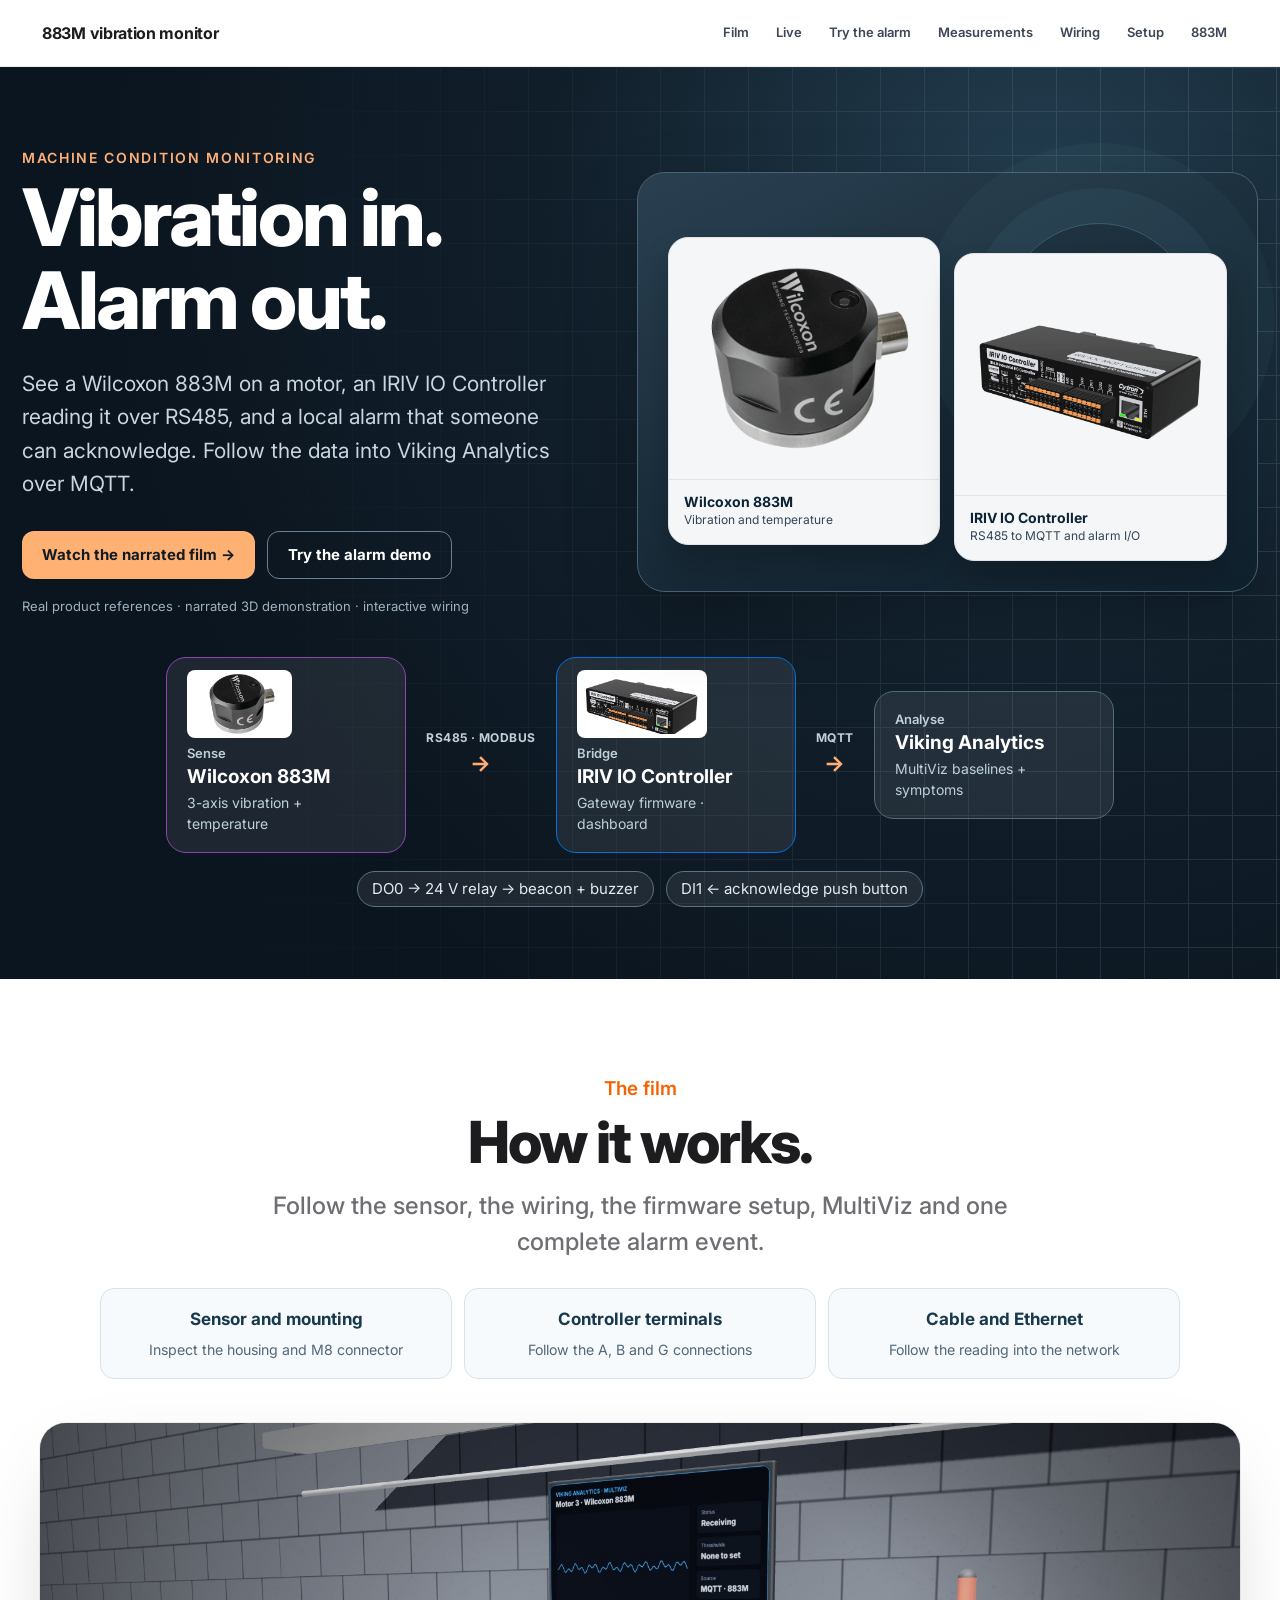
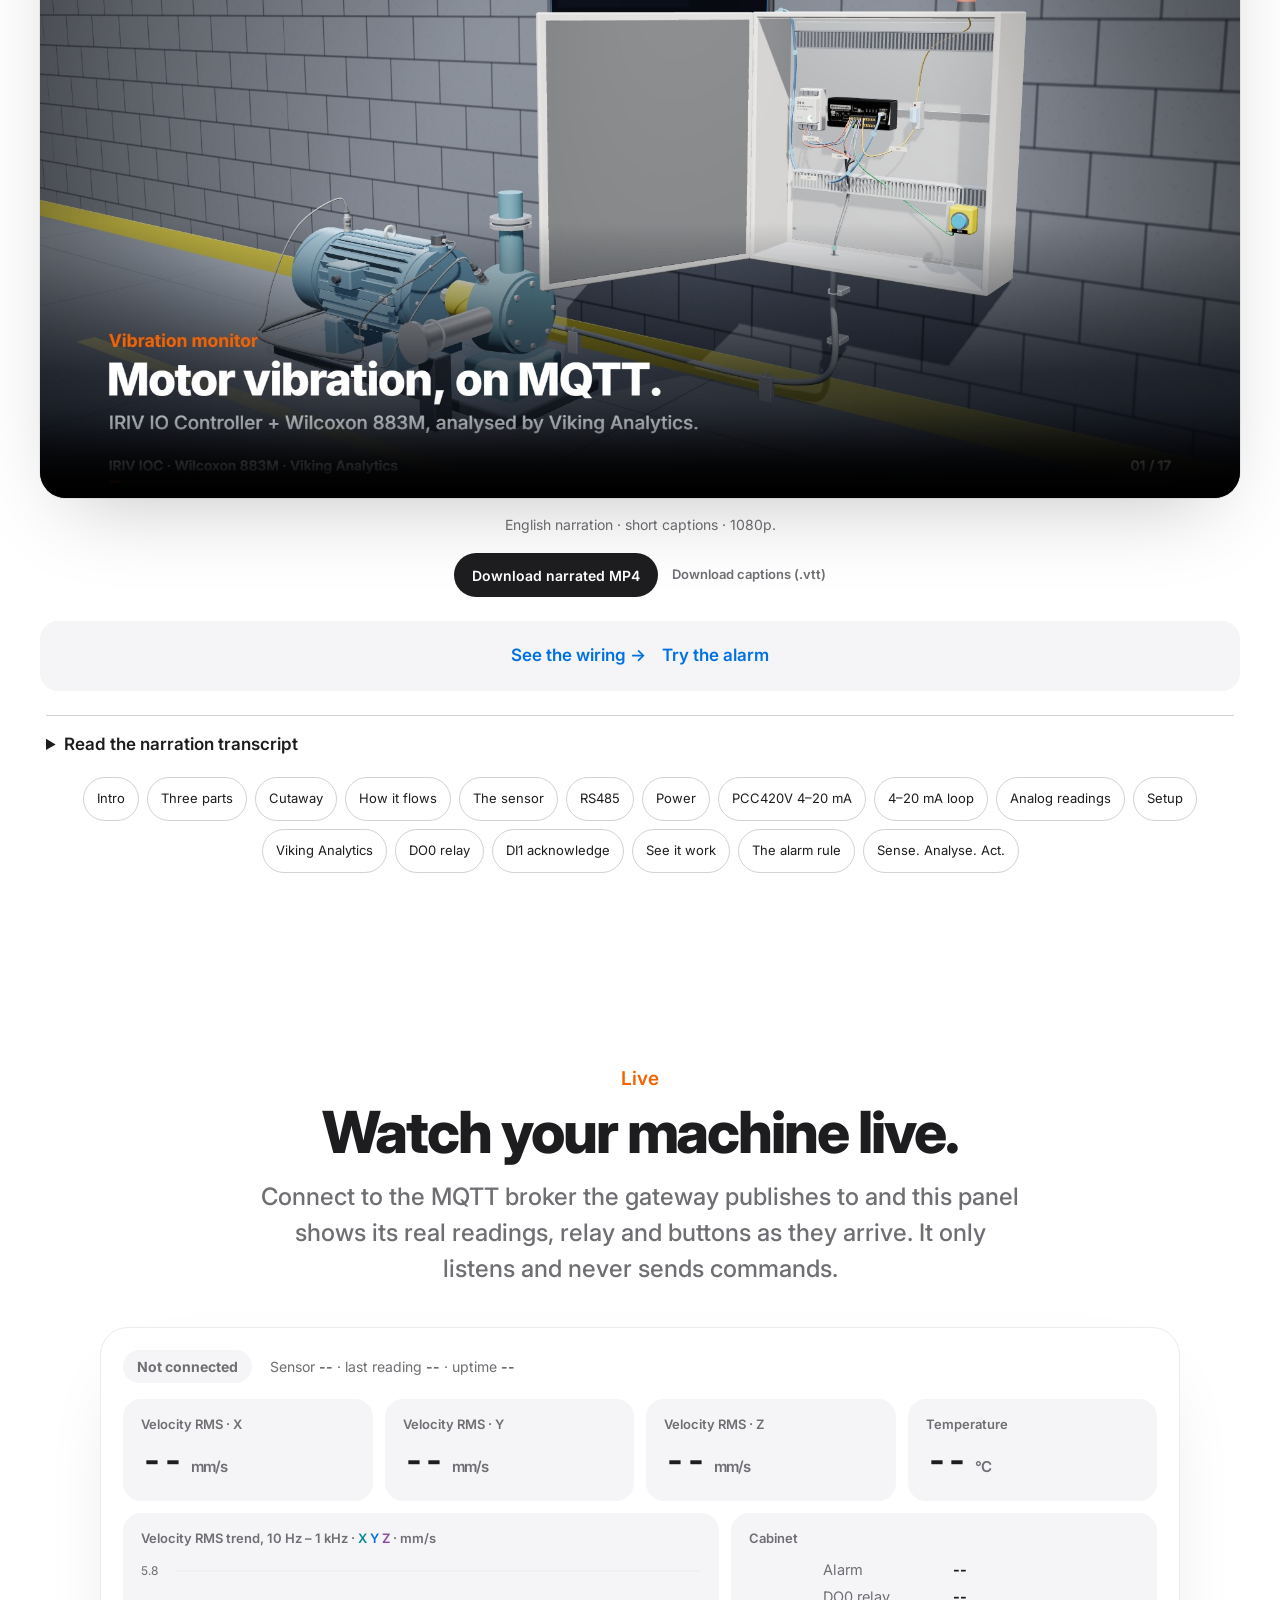
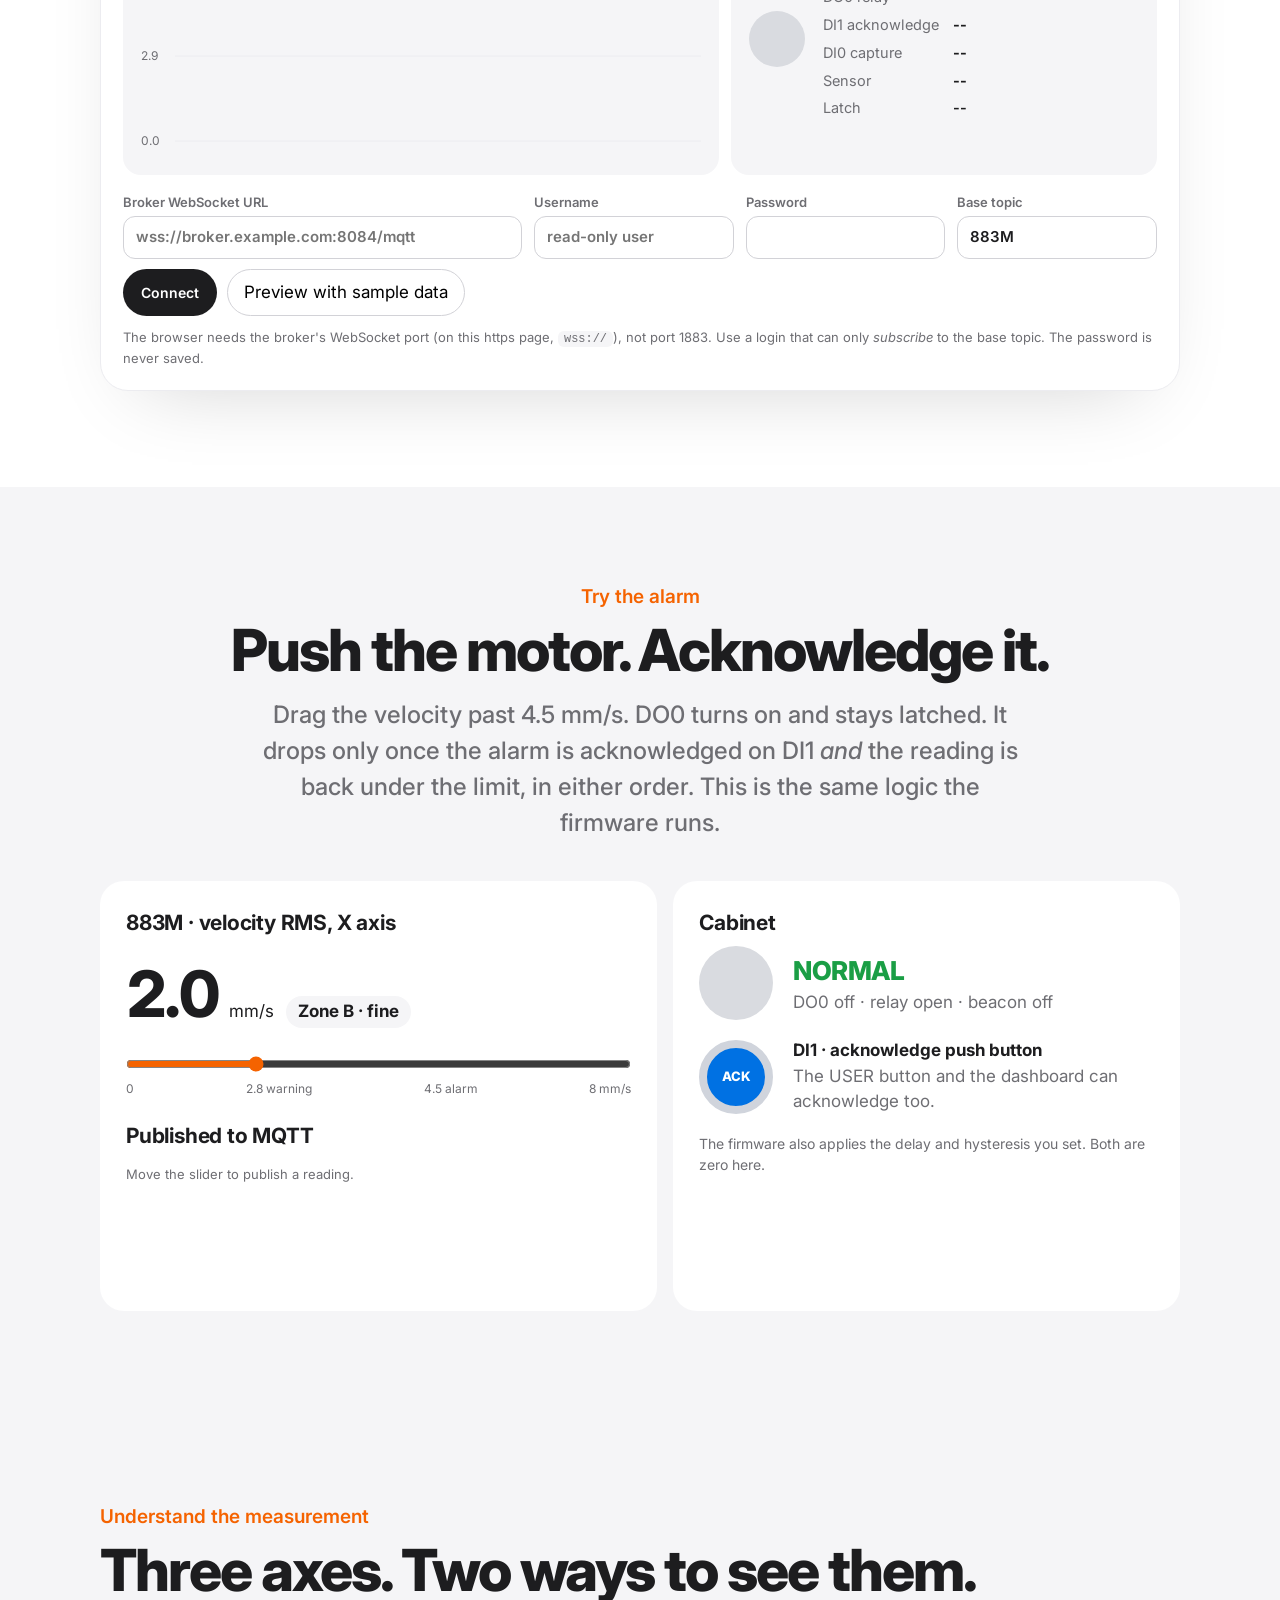
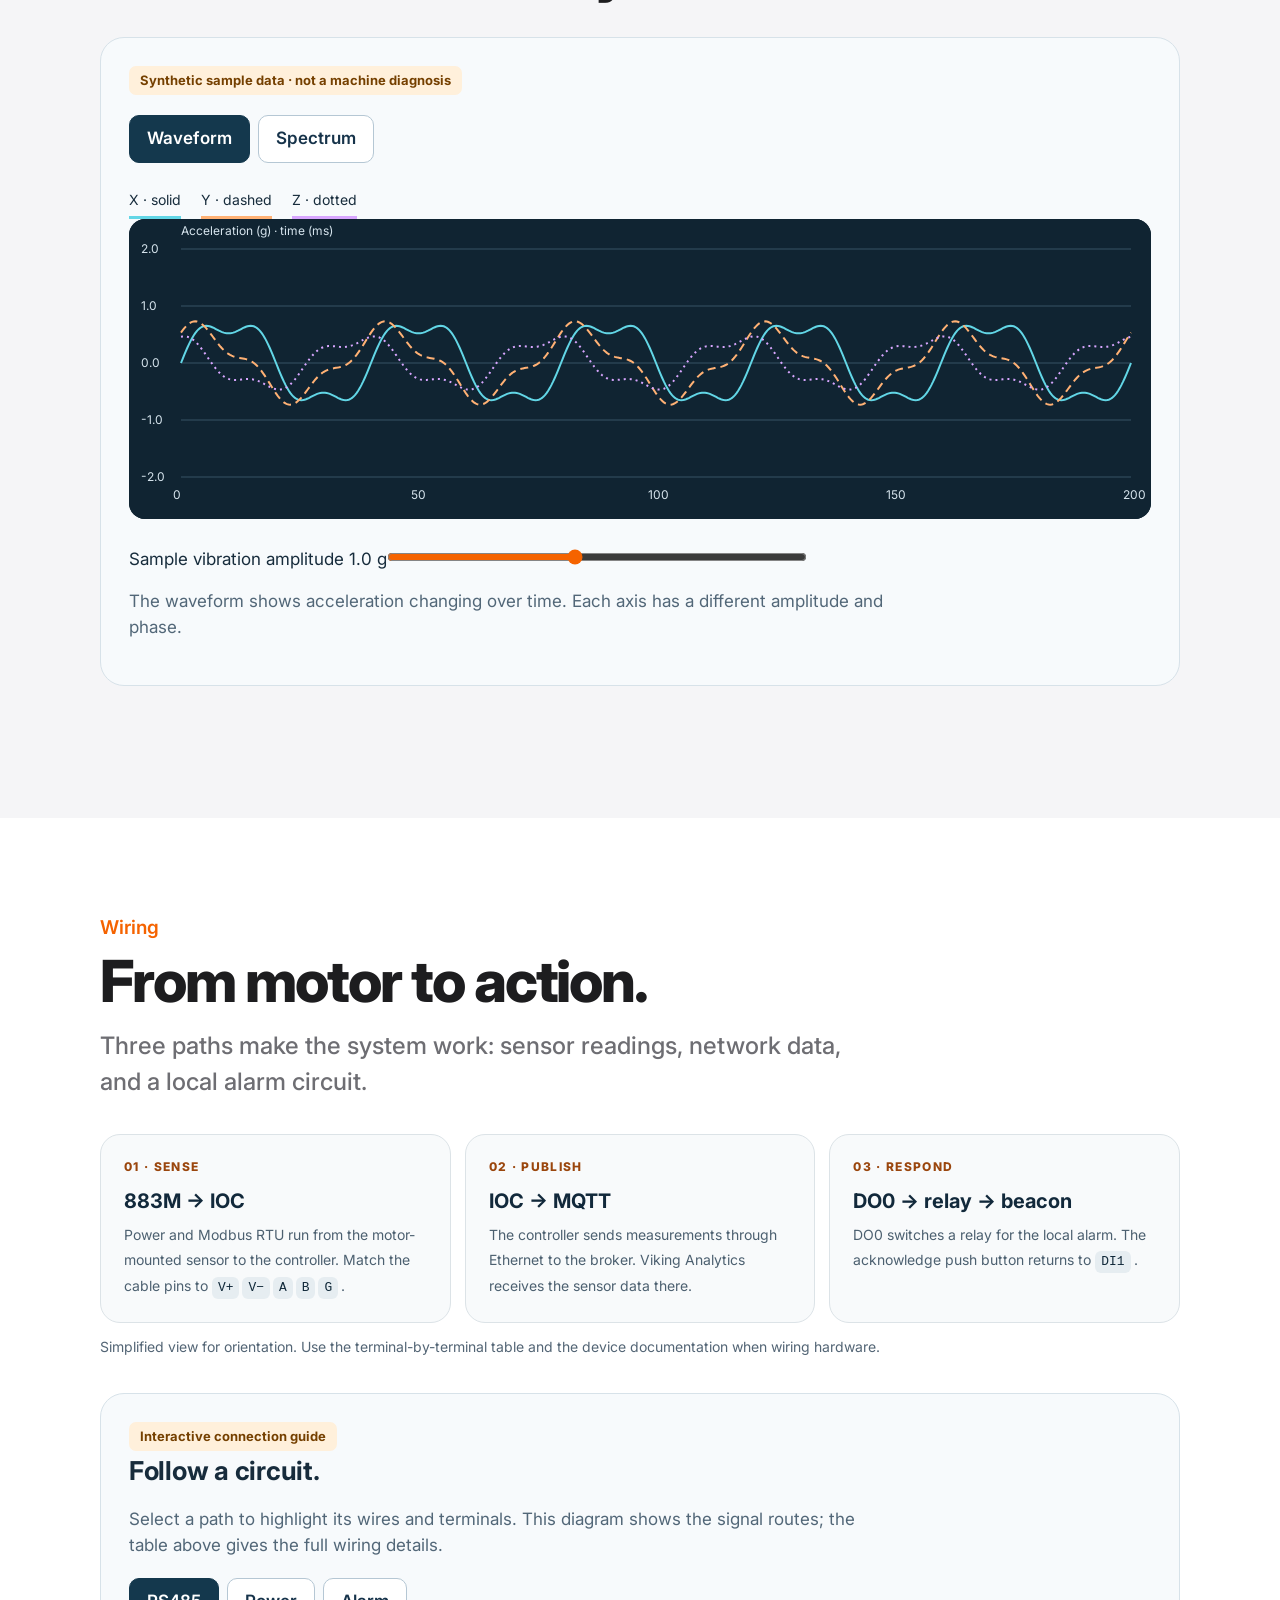
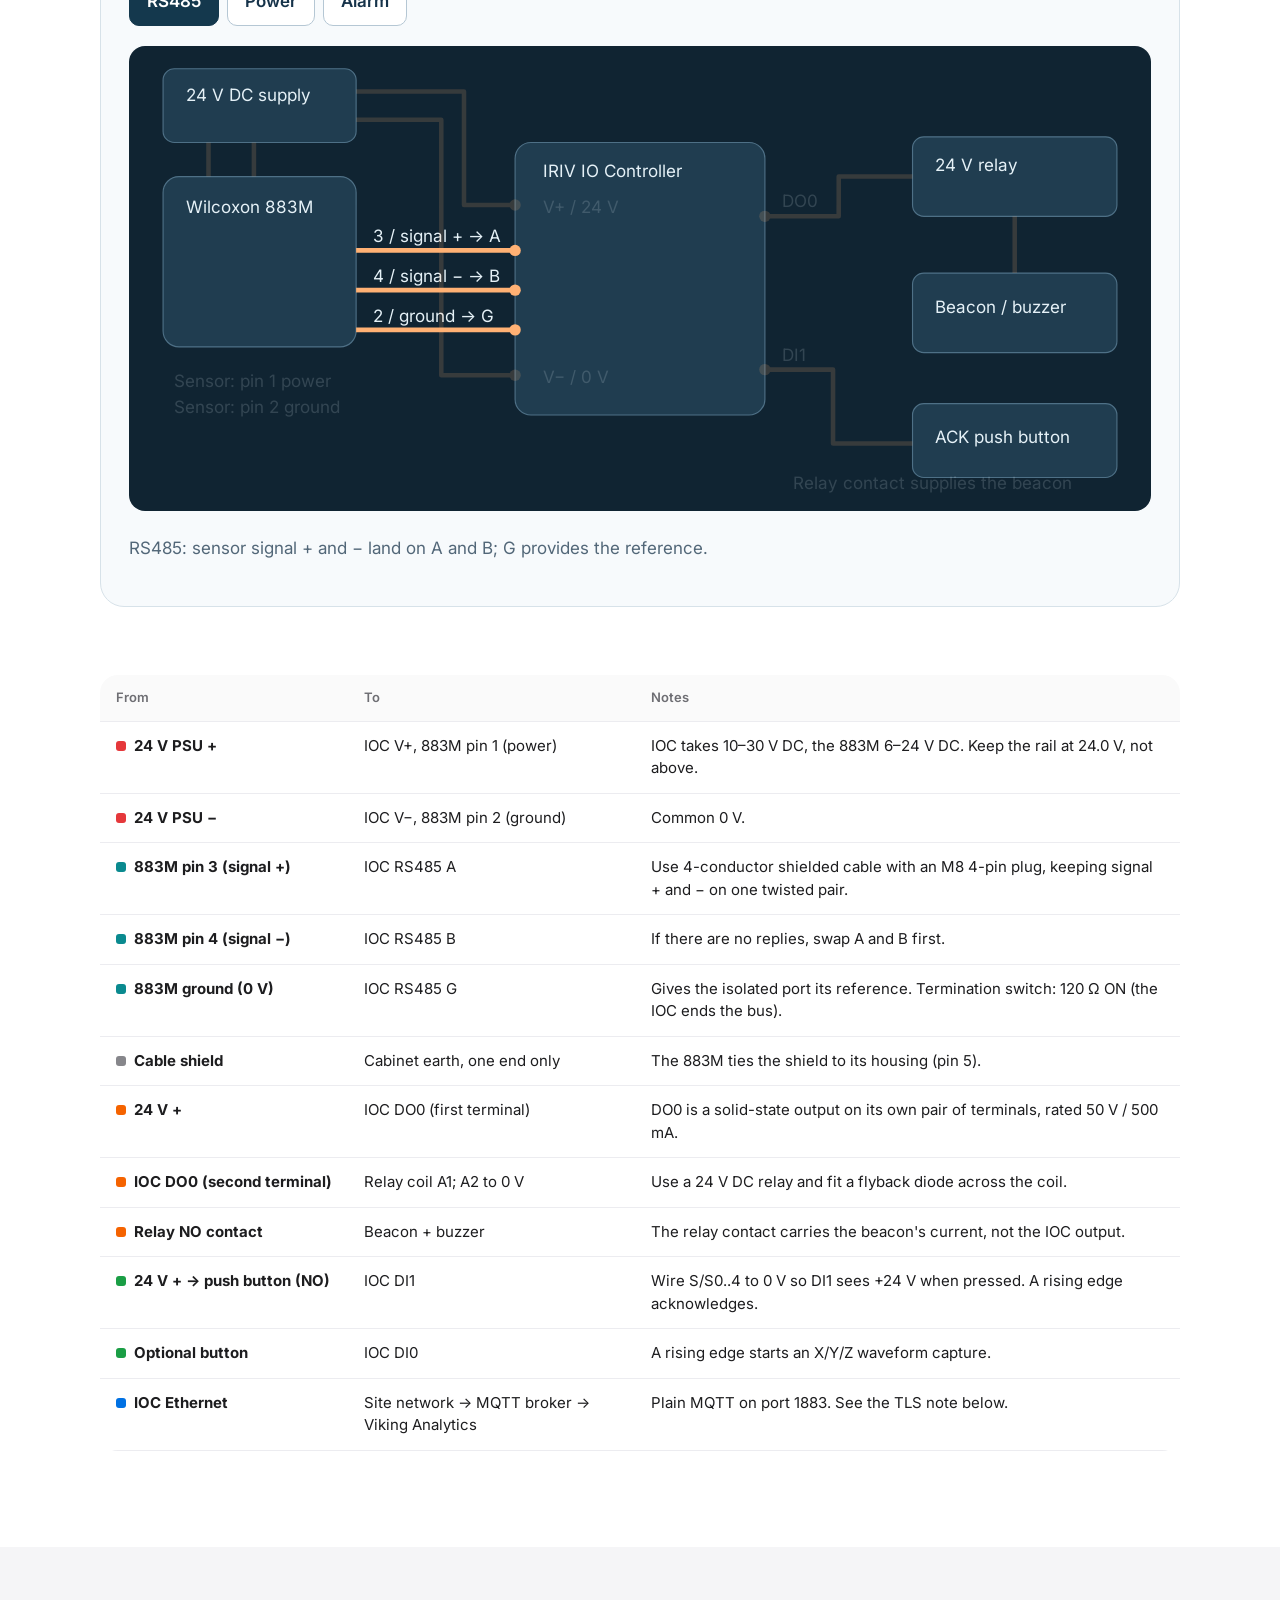
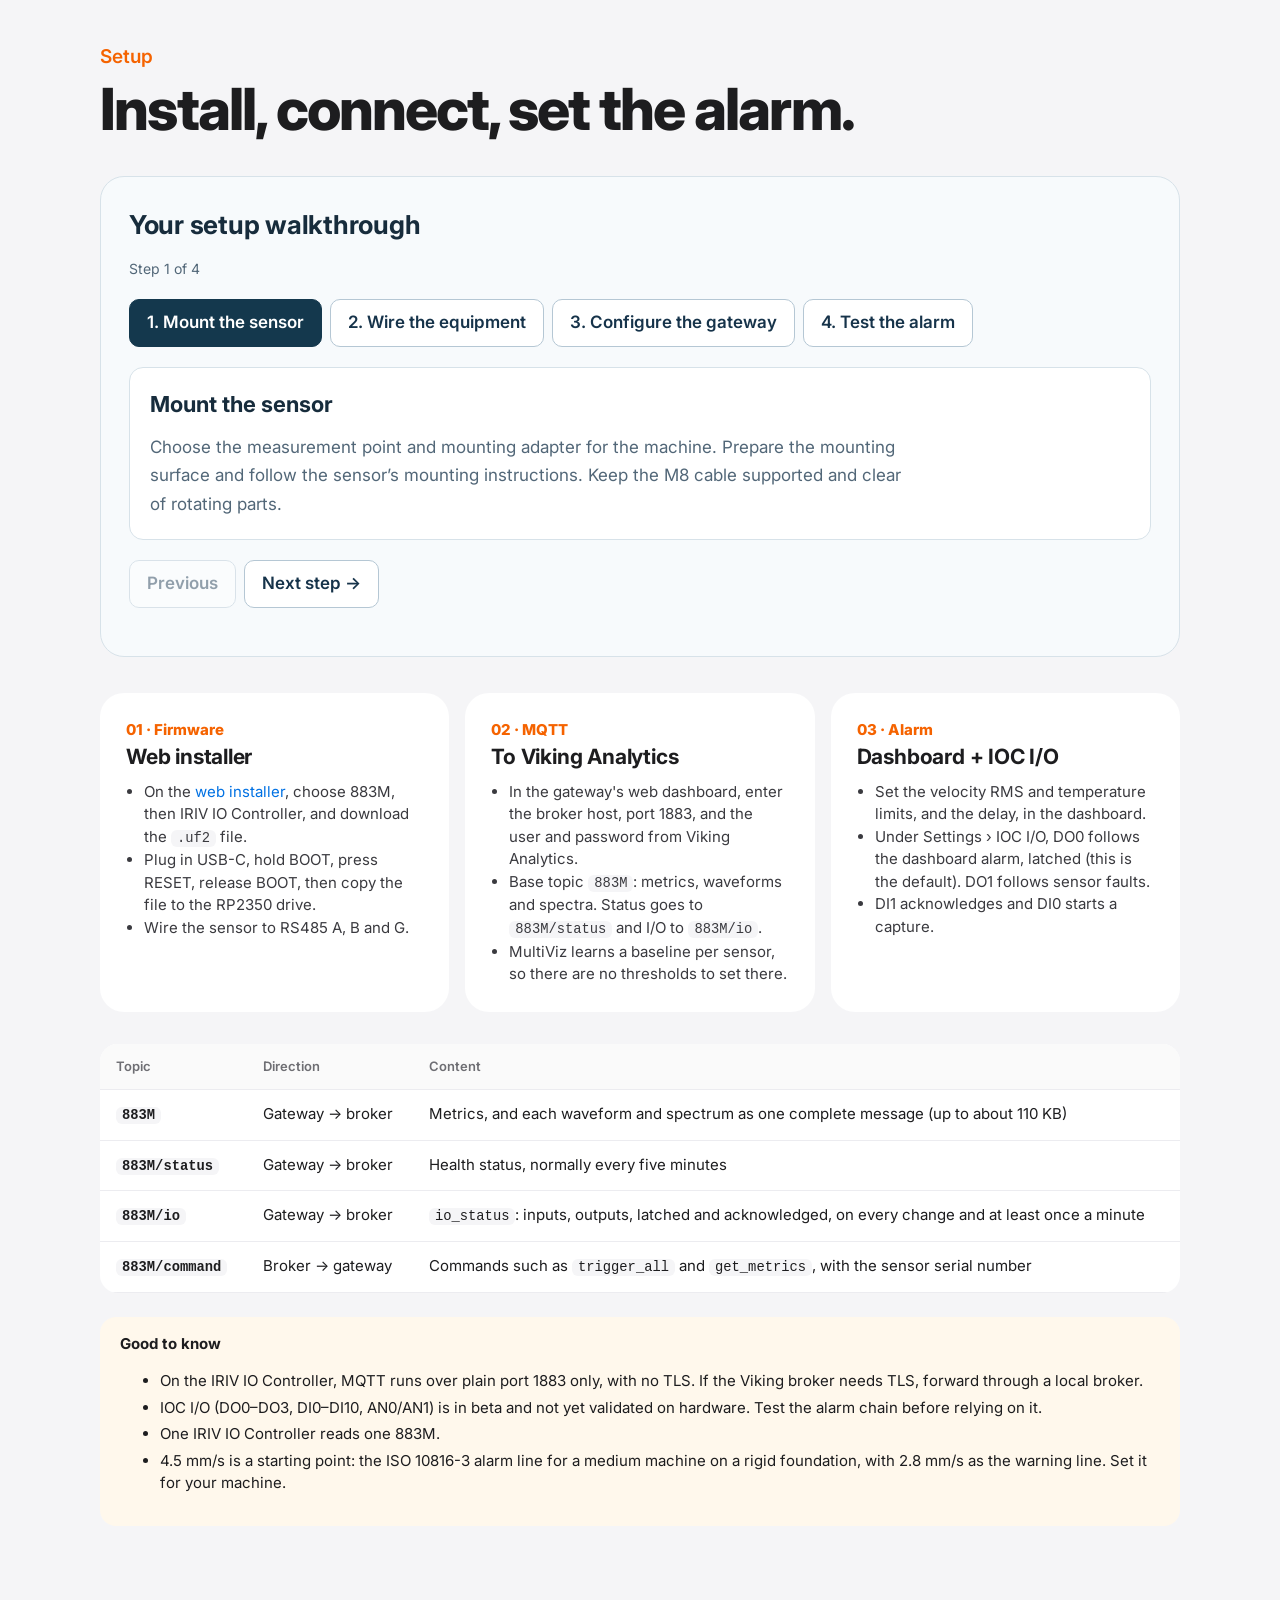
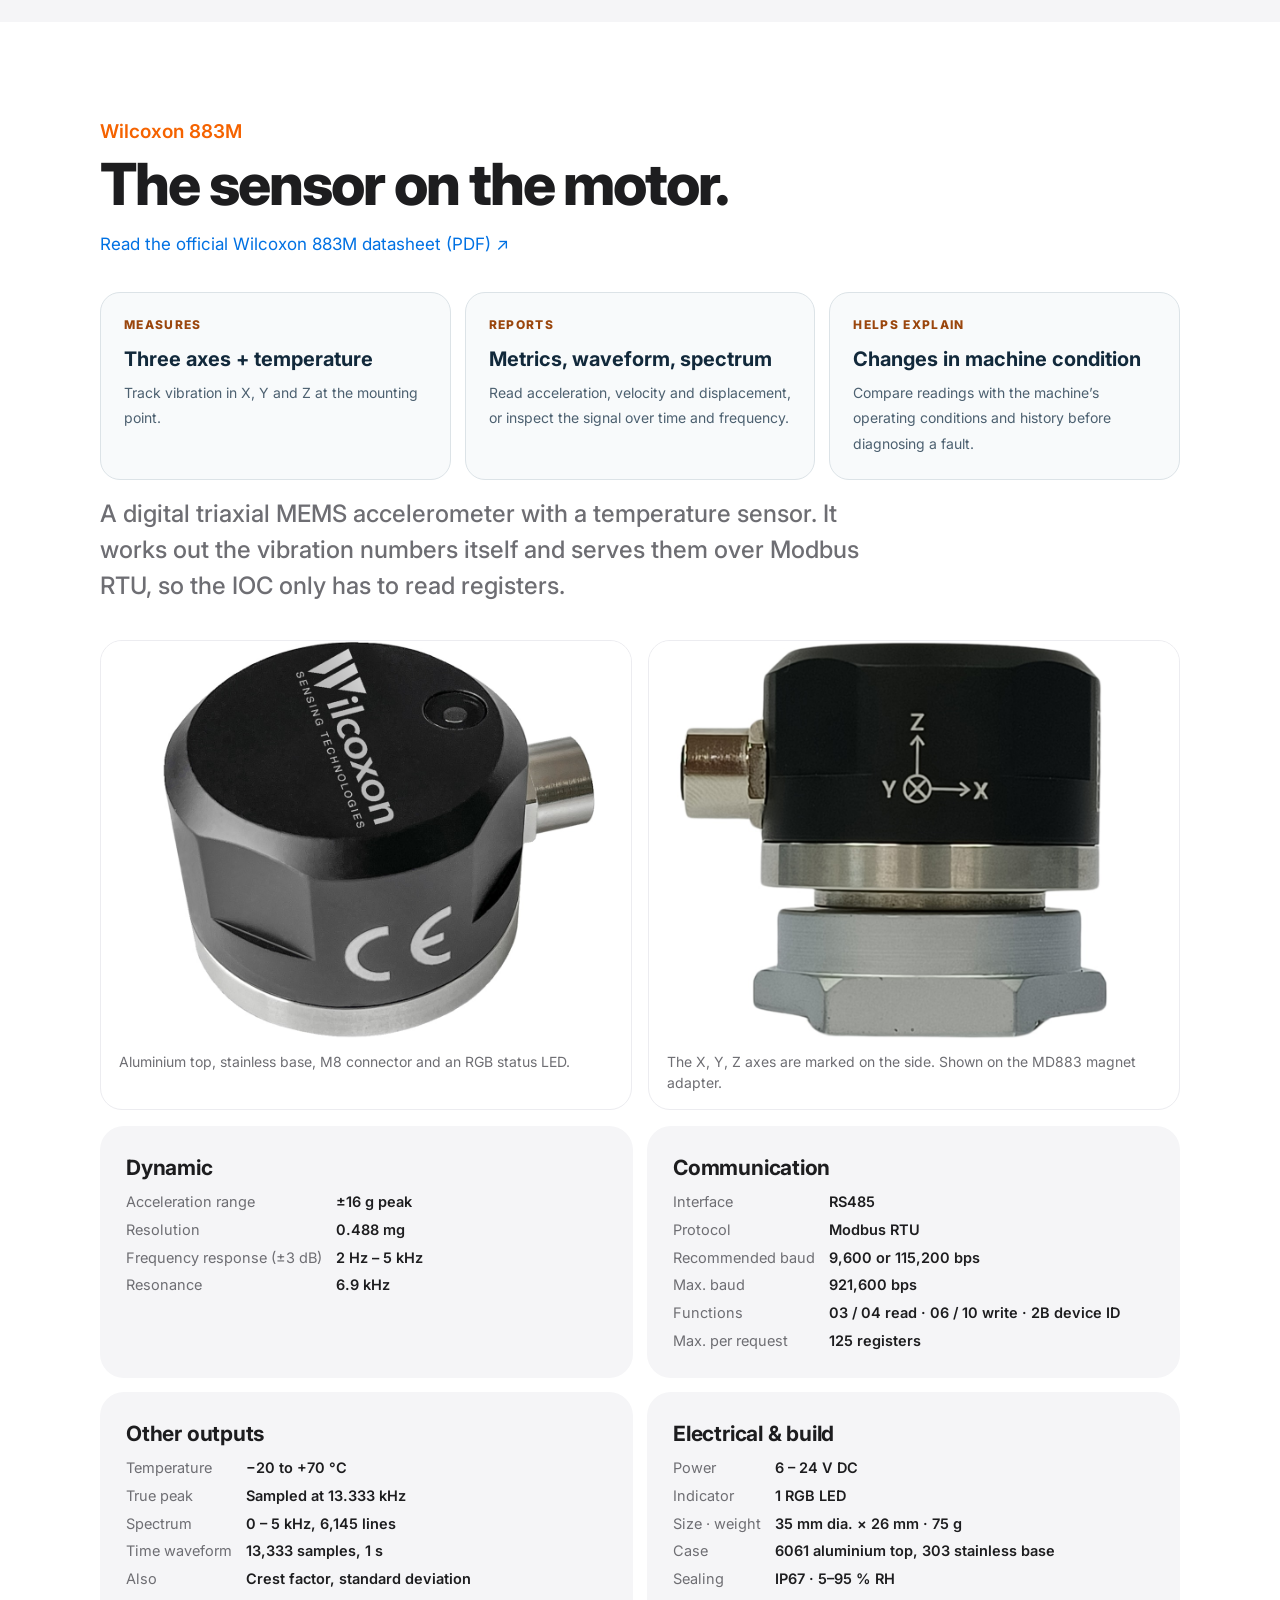
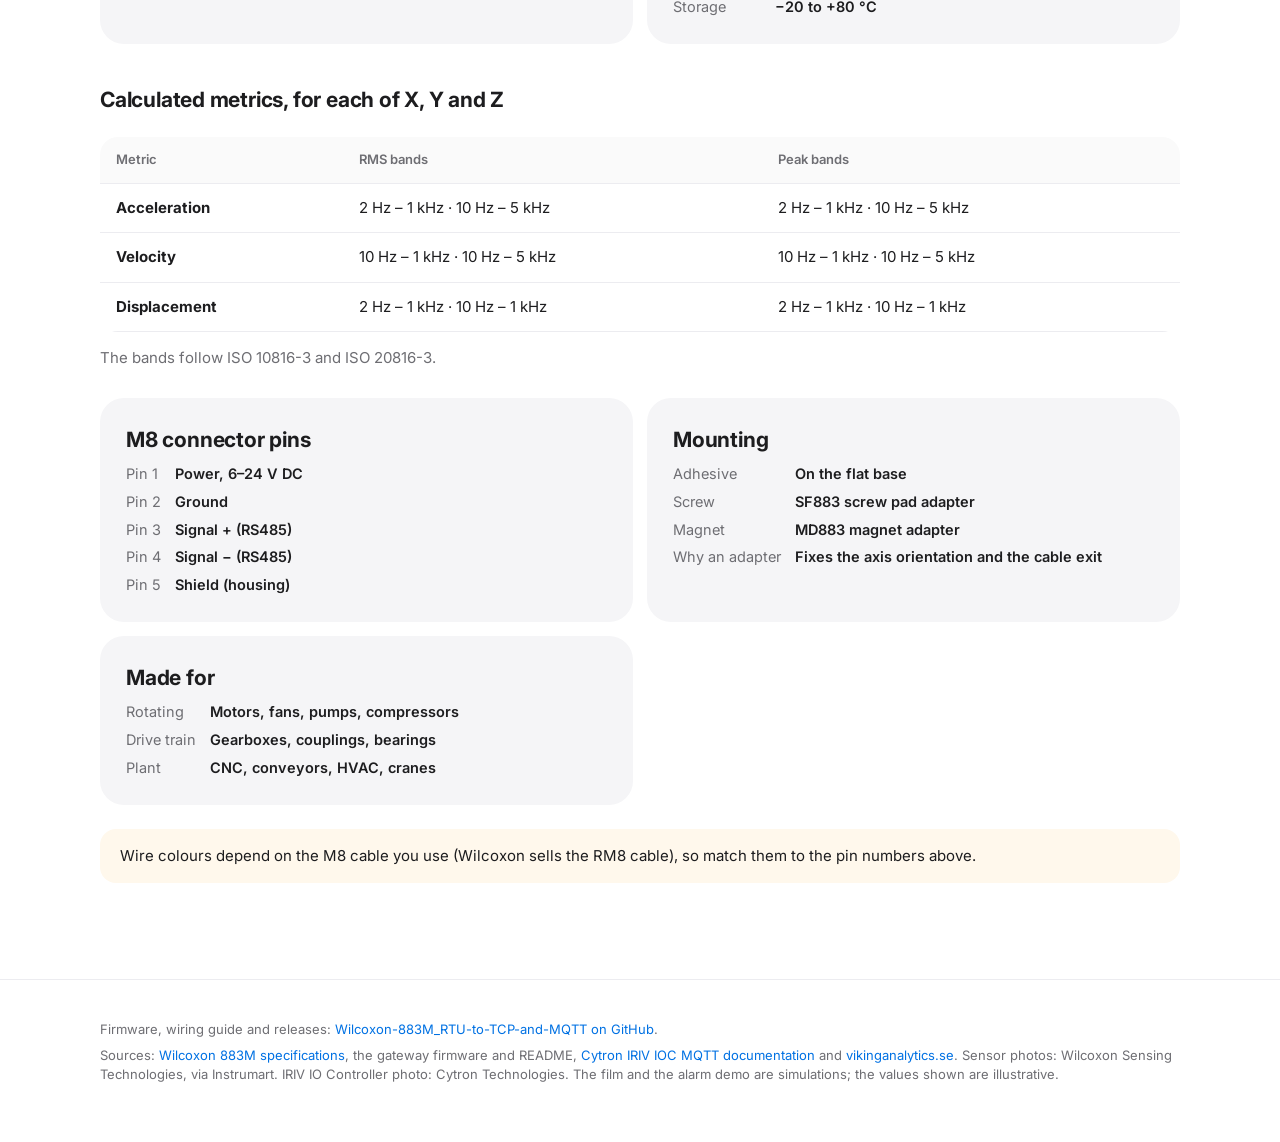
<file: showcase/index.html>
<!doctype html>
<html lang="en">
<head>
<meta charset="utf-8">
<meta name="viewport" content="width=device-width, initial-scale=1">
<title>883M Vibration Monitor</title>
<meta name="description" content="A Wilcoxon 883M vibration sensor on an IRIV IO Controller running the Wilcoxon gateway firmware: readings to Viking Analytics over MQTT, a latched alarm relay on DO0 and an acknowledge button on DI1.">
<link rel="preconnect" href="https://fonts.googleapis.com">
<link rel="preconnect" href="https://fonts.gstatic.com" crossorigin>
<link href="https://fonts.googleapis.com/css2?family=Inter:wght@400;500;600;700;800&display=swap" rel="stylesheet">
<style>
  :root { --ink: #1d1d1f; --muted: #6e6e73; --line: #d2d2d7; --soft: #f5f5f7; --accent: #f56300; --blue: #0071e3; --red: #e5383b; --green: #1a9e45; --bg: #fff; }
  * { box-sizing: border-box; }
  html { scroll-behavior: smooth; }
  body { margin: 0; background: var(--bg); color: var(--ink); font: 17px/1.5 Inter, -apple-system, "Segoe UI", system-ui, sans-serif; -webkit-font-smoothing: antialiased; }
  a { color: var(--blue); text-decoration: none; } a:hover { text-decoration: underline; }
  button { font: inherit; }
  nav { position: sticky; top: 0; z-index: 10; background: rgba(255,255,255,.75); backdrop-filter: saturate(180%) blur(20px); -webkit-backdrop-filter: saturate(180%) blur(20px); border-bottom: 1px solid rgba(0,0,0,.08); }
  nav .in { max-width: 1080px; margin: 0 auto; padding: 0 22px; height: 52px; display: flex; align-items: center; gap: 24px; }
  nav b { font-size: 18px; letter-spacing: -.3px; margin-right: auto; }
  nav a { color: var(--ink); font-size: 13px; }
  nav .links { display: flex; gap: 22px; }
  @media (max-width: 720px) { nav .links { display: none; } }
  section { padding: 96px 22px; }
  .wrap { max-width: 1080px; margin: 0 auto; }
  .grey { background: var(--soft); }
  .center { text-align: center; }
  .eyebrow { color: var(--accent); font-weight: 600; font-size: 19px; margin: 0 0 8px; }
  h1, h2 { font-weight: 800; letter-spacing: -.035em; line-height: 1.05; margin: 0; }
  h1 { font-size: clamp(44px, 8vw, 88px); } h2 { font-size: clamp(34px, 5.5vw, 58px); }
  h3 { margin: 0 0 8px; font-size: 21px; letter-spacing: -.01em; }
  .lede { font-size: clamp(18px, 2.3vw, 24px); color: var(--muted); font-weight: 500; margin: 16px auto 0; max-width: 760px; }
  code { font-family: ui-monospace, Consolas, monospace; font-size: .92em; background: var(--soft); padding: 1px 6px; border-radius: 6px; }

  /* hero flow */
  .flow { display: flex; align-items: stretch; justify-content: center; margin: 48px auto 0; flex-wrap: wrap; }
  .node { background: #fff; border: 1px solid var(--line); border-radius: 20px; padding: 18px 20px; min-width: 170px; text-align: left; }
  .node small { display: block; color: var(--muted); font-weight: 600; font-size: 13px; }
  .node b { font-size: 19px; }
  .node span { display: block; color: var(--muted); font-size: 14px; }
  .node .thumb { display: block; width: 120px; height: 90px; object-fit: contain; margin: -6px 0 6px; }
  .node .thumb.ioc { width: 150px; object-fit: cover; }
  .link { display: grid; place-items: center; padding: 0 10px; color: var(--muted); font-size: 12px; font-weight: 700; text-transform: uppercase; letter-spacing: .04em; }
  .link::after { content: "→"; display: block; font-size: 22px; color: var(--blue); }
  .hero .node:nth-of-type(1) { border-color: #8e44ad; } .hero .node:nth-of-type(2) { border-color: var(--accent); } .hero .node:nth-of-type(3) { border-color: var(--blue); }
  .act { margin-top: 18px; display: flex; justify-content: center; gap: 12px; flex-wrap: wrap; font-size: 15px; color: var(--muted); }
  .act span { background: #fff; border: 1px solid var(--line); border-radius: 99px; padding: 6px 14px; }
  @media (max-width: 760px) { .link { width: 100%; padding: 6px 0; } .link::after { content: "↓"; } .node { width: 100%; } }

  /* film */
  .player { margin: 44px auto 0; max-width: 1200px; }
  .screen { position: relative; border-radius: 26px; overflow: hidden; background: #fff; box-shadow: 0 0 0 1px rgba(0,0,0,.06), 0 30px 80px -30px rgba(0,0,0,.25); }
  .screen video { display: block; width: 100%; aspect-ratio: 16 / 9; background: #fff; }
  .screen video::cue { background: rgba(11,18,32,.92); color: #fff; font-size: clamp(13px, 2vw, 28px); }
  .film-status { color: var(--muted); font-size: 14px; margin: 16px 0 0; }
  .bar { display: flex; align-items: center; justify-content: center; gap: 14px; margin-top: 18px; padding: 0 6px; flex-wrap: wrap; }
  .dl { border-radius: 99px; background: var(--ink); color: #fff; padding: 10px 18px; font-size: 14px; font-weight: 600; }
  .bar a.dl:hover { color: #fff; text-decoration: none; background: #444; }
  .files { font-size: 13px; font-weight: 600; color: var(--muted); }
  .film-next { margin: 24px 0; padding: 22px; background: var(--soft); border-radius: 18px; display: flex; align-items: center; justify-content: center; flex-wrap: wrap; gap: 16px; }
  .film-next a { font-weight: 600; }
  .film-next.finished { box-shadow: 0 0 0 2px var(--accent); }
  .transcript { text-align: left; margin: 20px 6px; border-top: 1px solid var(--line); padding-top: 16px; }
  .transcript summary { font-weight: 600; cursor: pointer; }
  .transcript p { display: flex; align-items: baseline; gap: 16px; font-size: 15px; line-height: 1.7; }
  .transcript button { flex: none; font: inherit; color: var(--blue); background: var(--soft); border: 0; border-radius: 6px; cursor: pointer; padding: 2px 8px; }
  .chapters { display: flex; gap: 8px; flex-wrap: wrap; margin-top: 14px; padding: 0 6px; justify-content: center; }
  .chapters button { border: 1px solid var(--line); background: #fff; border-radius: 99px; padding: 6px 13px; font-size: 13px; color: var(--ink); cursor: pointer; }
  .chapters button.on { background: var(--ink); border-color: var(--ink); color: #fff; }

  /* try it */
  .try { display: grid; grid-template-columns: 1.1fr 1fr; gap: 16px; margin-top: 40px; text-align: left; }
  @media (max-width: 860px) { .try { grid-template-columns: 1fr; } }
  .card { background: #fff; border-radius: 24px; padding: 26px; }
  .reading { display: flex; align-items: baseline; gap: 12px; flex-wrap: wrap; }
  .reading output { font-size: 64px; font-weight: 800; letter-spacing: -.04em; font-variant-numeric: tabular-nums; }
  .zone { font-weight: 700; padding: 3px 12px; border-radius: 99px; background: var(--soft); }
  .zone.c { background: #fff4d6; color: #8a5a00; } .zone.d { background: #ffe1e0; color: #a3221b; }
  input[type=range] { width: 100%; accent-color: var(--accent); margin: 14px 0 4px; }
  .scale { display: flex; justify-content: space-between; font-size: 12px; color: var(--muted); }
  .cabinet { display: grid; grid-template-columns: auto 1fr; gap: 18px 20px; align-items: center; }
  .lamp { width: 74px; height: 74px; border-radius: 50%; background: #d9dbe0; transition: background .2s; }
  .lamp.on { background: var(--red); animation: flash .5s steps(2) infinite; box-shadow: 0 0 0 10px rgba(229,56,59,.18); }
  @keyframes flash { 50% { background: #7a1d18; } }
  @media (prefers-reduced-motion: reduce) { .lamp.on { animation: none; } html { scroll-behavior: auto; } }
  .ack { width: 74px; height: 74px; border-radius: 50%; border: 8px solid #d0d4dc; background: var(--blue); color: #fff; font-weight: 800; font-size: 13px; cursor: pointer; }
  .ack:active { transform: translateY(2px); background: #0a5fb0; }
  .state { font-size: 26px; font-weight: 800; letter-spacing: -.02em; }
  .state.ALARM { color: var(--red); } .state.ACKNOWLEDGED, .state.LATCHED { color: #a36b00; } .state.NORMAL { color: var(--green); }
  #log { margin-top: 14px; display: grid; gap: 6px; min-height: 120px; }
  #log p { margin: 0; display: flex; justify-content: space-between; gap: 10px; background: var(--soft); border-radius: 10px; padding: 7px 12px; font-family: ui-monospace, Consolas, monospace; font-size: 13px; }
  #log p.io { background: #fff4d6; }
  #log .idle { font-family: inherit; color: var(--muted); background: none; padding: 0; }

  /* wiring, setup, sensor */
  table { width: 100%; border-collapse: collapse; margin-top: 32px; font-size: 15px; background: #fff; border-radius: 18px; overflow: hidden; }
  th, td { text-align: left; padding: 13px 16px; border-bottom: 1px solid #ececf0; vertical-align: top; }
  th { font-size: 13px; color: var(--muted); font-weight: 600; background: #fafafa; }
  td:first-child { font-weight: 700; white-space: nowrap; }
  .tag { display: inline-block; width: 10px; height: 10px; border-radius: 3px; margin-right: 8px; background: var(--c); }
  .tablewrap { overflow-x: auto; }
  .steps { display: grid; grid-template-columns: repeat(auto-fit, minmax(260px, 1fr)); gap: 16px; margin-top: 36px; }
  .steps .card { background: #fff; }
  .steps .n { color: var(--accent); font-weight: 800; font-size: 15px; }
  .steps ul { margin: 8px 0 0; padding-left: 18px; color: #3a3a3f; font-size: 15px; }
  .photos { display: grid; grid-template-columns: 1fr 1fr; gap: 16px; margin-top: 36px; }
  .photos figure { margin: 0; background: #fff; border: 1px solid #ececf0; border-radius: 22px; overflow: hidden; }
  .photos img { display: block; width: 100%; height: auto; }
  .photos figcaption { padding: 12px 18px 16px; font-size: 14px; color: var(--muted); }
  .specs { display: grid; grid-template-columns: repeat(auto-fit, minmax(min(440px, 100%), 1fr)); gap: 14px; margin-top: 16px; }
  .specs .card { background: var(--soft); }
  dl { margin: 0; display: grid; grid-template-columns: auto 1fr; gap: 6px 14px; font-size: 14.5px; }
  dt { color: var(--muted); } dd { margin: 0; font-weight: 600; }
  @media (max-width: 640px) { .photos { grid-template-columns: 1fr; } }
  .note { margin-top: 24px; background: #fff8ec; border-radius: 16px; padding: 16px 20px; font-size: 15px; }
  .note li { margin: 4px 0; }
  .live { margin-top: 40px; text-align: left; background: #fff; border: 1px solid #ececf0; border-radius: 28px; padding: 22px; box-shadow: 0 30px 80px -40px rgba(0,0,0,.2); }
  .livehead { display: flex; flex-wrap: wrap; align-items: center; gap: 10px 18px; }
  .livepill { font-weight: 700; font-size: 14px; padding: 6px 14px; border-radius: 99px; background: var(--soft); color: var(--muted); }
  .livepill.ok { background: #e3f6e8; color: #0f7a35; } .livepill.ok::before { content: "● "; }
  .livepill.wait { background: #fff4d6; color: #8a5a00; } .livepill.bad { background: #ffe1e0; color: #a3221b; }
  .livemeta { font-size: 14px; color: var(--muted); }
  .livegrid { display: grid; grid-template-columns: repeat(4, 1fr); gap: 12px; margin-top: 16px; }
  @media (max-width: 760px) { .livegrid { grid-template-columns: 1fr 1fr; } }
  .lcard { background: var(--soft); border-radius: 18px; padding: 16px 18px; }
  .lcard small { display: block; color: var(--muted); font-weight: 600; font-size: 13px; }
  .lcard b { font-size: 34px; letter-spacing: -.03em; font-variant-numeric: tabular-nums; }
  .lcard i { font-style: normal; font-size: 15px; color: var(--muted); font-weight: 600; }
  .liverow { display: grid; grid-template-columns: 1.4fr 1fr; gap: 12px; margin-top: 12px; }
  @media (max-width: 860px) { .liverow { grid-template-columns: 1fr; } }
  #live-chart { display: block; width: 100%; height: 200px; margin-top: 10px; }
  .cabrow { display: flex; gap: 18px; align-items: center; margin-top: 10px; }
  .cab .lamp { flex: none; width: 56px; height: 56px; }
  .io { font-weight: 700; } .io.on { color: var(--red); }
  .liveform { display: grid; grid-template-columns: 2fr 1fr 1fr 1fr; gap: 10px 12px; margin-top: 18px; align-items: end; }
  @media (max-width: 860px) { .liveform { grid-template-columns: 1fr 1fr; } }
  .liveform label { display: grid; gap: 4px; font-size: 13px; font-weight: 600; color: var(--muted); }
  .liveform input { font: inherit; font-size: 15px; padding: 9px 12px; border: 1px solid var(--line); border-radius: 12px; min-width: 0; color: var(--ink); }
  .liveact { grid-column: 1 / -1; display: flex; gap: 10px; flex-wrap: wrap; }
  .liveact .dl { border: 0; cursor: pointer; }
  .ghost { border: 1px solid var(--line); background: #fff; border-radius: 99px; padding: 10px 16px; cursor: pointer; }
  .ghost:hover { border-color: var(--ink); }
  .livenote { font-size: 13px; color: var(--muted); margin: 12px 0 0; }
  footer { padding: 34px 22px 60px; font-size: 13px; color: var(--muted); border-top: 1px solid #ececf0; }
  footer .wrap > div { margin: 6px 0; }
  button:focus-visible, a:focus-visible, input:focus-visible, summary:focus-visible { outline: 3px solid var(--blue); outline-offset: 3px; }
  /* Product story: the hardware is the visual anchor, with a usable path on phones. */
  section[id] { scroll-margin-top: 76px; }
  nav { background: rgba(255,255,255,.94); }
  nav .in { max-width: 1240px; height: 66px; }
  nav b { font-size: 16px; white-space: nowrap; }
  nav .links { gap: 5px; }
  nav .links a { padding: 8px 11px; border-radius: 9px; font-weight: 600; color: #3c4654; }
  nav .links a:hover { color: #0c273c; background: #eef3f7; text-decoration: none; }
  .hero { position: relative; overflow: hidden; padding: 80px 22px 72px; background: radial-gradient(circle at 82% 16%, #243f51 0, #111f2b 38%, #0b151f 72%); color: #fff; }
  .hero::before { content: ''; position: absolute; inset: 0; pointer-events: none; opacity: .16; background-image: linear-gradient(#a6c5d3 1px, transparent 1px), linear-gradient(90deg,#a6c5d3 1px,transparent 1px); background-size: 44px 44px; mask-image: linear-gradient(90deg,transparent 18%,#000 100%); }
  .hero .wrap { position: relative; max-width: 1240px; }
  .hero-grid { display: grid; grid-template-columns: minmax(0,.94fr) minmax(0,1.06fr); gap: clamp(32px,5vw,80px); align-items: center; text-align: left; }
  .hero .eyebrow { color: #ffaf78; font-size: 14px; letter-spacing: .12em; text-transform: uppercase; }
  .hero h1 { max-width: 760px; font-size: clamp(48px,6.2vw,88px); text-wrap: balance; }
  .hero .lede { max-width: 610px; margin: 24px 0 0; color: #c9d5df; font-size: clamp(17px,1.7vw,21px); line-height: 1.6; font-weight: 400; }
  .hero-ctas { display: flex; flex-wrap: wrap; gap: 12px; margin-top: 30px; }
  .hero-ctas a { display: inline-flex; min-height: 48px; align-items: center; justify-content: center; padding: 11px 20px; border-radius: 12px; font-size: 15px; font-weight: 700; }
  .hero-ctas .primary { color: #111b24; background: #ffb174; }
  .hero-ctas .primary:hover { color: #111b24; background: #ffc491; text-decoration: none; }
  .hero-ctas .secondary { color: #fff; border: 1px solid #698094; }
  .hero-ctas .secondary:hover { color: #fff; background: #253a4a; text-decoration: none; }
  .hero-proof { margin: 18px 0 0; font-size: 13px; color: #9db1bf; }
  .hero-visual { position: relative; display: grid; grid-template-columns: 1fr 1fr; gap: 14px; align-items: end; min-height: 420px; padding: 30px; border: 1px solid #496174; border-radius: 28px; background: linear-gradient(155deg,#2a4051,#172936 60%,#10212e); box-shadow: 0 30px 70px rgba(0,0,0,.26); }
  .hero-visual::before { content: ''; position: absolute; width: 190px; height: 190px; right: 10%; top: 12%; border: 1px solid rgba(135,208,227,.28); border-radius: 50%; box-shadow: 0 0 0 35px rgba(135,208,227,.05),0 0 0 80px rgba(135,208,227,.035); pointer-events: none; }
  .hero-product { position: relative; z-index: 1; margin: 0; min-width: 0; border: 1px solid #e0e5e9; border-radius: 20px; background: #f5f6f7; overflow: hidden; box-shadow: 0 18px 30px rgba(0,0,0,.2); }
  .hero-product.sensor-product { transform: translateY(-16px); }
  .hero-product img { display: block; width: 100%; height: auto; aspect-ratio: 1.12; object-fit: contain; mix-blend-mode: multiply; }
  .hero-product.controller-product img { aspect-ratio: 1.12; }
  .hero-product figcaption { padding: 12px 15px 15px; border-top: 1px solid #e1e5e8; color: #344558; font-size: 12px; line-height: 1.4; }
  .hero-product figcaption strong { display: block; color: #0c2335; font-size: 14px; }
  .hero .flow { margin-top: 40px; align-items: center; gap: 10px; }
  .hero .node { flex: 1 1 180px; max-width: 240px; min-width: 0; border: 1px solid #546a79; background: rgba(255,255,255,.08); color: #fff; }
  .hero .node small,.hero .node span { color: #bed0da; }
  .hero .node .thumb { width: 105px; height: 68px; padding: 4px; border-radius: 8px; background: #fff; }
  .hero .node .thumb.ioc { width: 130px; }
  .hero .link { color: #c4d0d9; }
  .hero .link::after { color: #ffad70; }
  .hero .act span { border-color: #5d7180; background: rgba(255,255,255,.08); color: #e2ebef; }
  .screen { background: #101a22; }
  .chapters button,.transcript button { min-height: 44px; }
  .dl,.ghost { min-height: 44px; display: inline-flex; align-items: center; justify-content: center; }
  .wire-overview { display: grid; grid-template-columns: repeat(3,minmax(0,1fr)); gap: 14px; margin-top: 34px; }
  .wire-step { min-width: 0; padding: 23px; border: 1px solid #dce3e7; border-radius: 20px; background: #f8fafb; }
  .wire-step small { display: block; margin-bottom: 13px; color: #9a460d; font-size: 12px; font-weight: 800; letter-spacing: .11em; text-transform: uppercase; }
  .wire-step strong { display: block; margin-bottom: 8px; color: #12293b; font-size: 20px; line-height: 1.25; }
  .wire-step span { color: #4c6070; font-size: 14px; line-height: 1.55; }
  .wire-step code { display: inline-block; margin: 3px 3px 0 0; background: #e6edf1; color: #102839; }
  .wire-note { margin: 13px 0 0; color: #536575; font-size: 14px; }
  .card,.lcard,.node,.hero-product { transition: transform .22s ease,box-shadow .22s ease; }
  .card:hover,.lcard:hover { transform: translateY(-2px); }
  @media (max-width: 900px) { .hero-grid { grid-template-columns: 1fr; } .hero-visual { min-height: 0; max-width: 660px; width: 100%; margin: 0 auto; } }
  @media (max-width: 760px) { .wire-overview { grid-template-columns: 1fr; } }
  @media (max-width: 720px) { nav .in { height: auto; padding: 12px 16px 6px; display: block; } nav .links { display: flex; overflow-x: auto; gap: 2px; margin-top: 6px; scrollbar-width: none; mask-image: linear-gradient(90deg,#000 0%,#000 91%,transparent 100%); } nav .links::-webkit-scrollbar { display: none; } nav .links a { flex: none; min-height: 44px; display: inline-flex; align-items: center; } .hero { padding: 52px 20px 54px; } .hero .flow { gap: 8px; } .hero .node { max-width: none; flex-basis: 100%; } .hero .link { width: 100%; padding: 0; } .hero-visual { padding: 16px; gap: 8px; border-radius: 22px; } .hero-product figcaption { padding: 9px; font-size: 11px; } .hero-product figcaption strong { font-size: 12px; } }
  @media (max-width: 640px) { .liveform { grid-template-columns: 1fr; } .livegrid { gap: 8px; } .lcard { padding: 12px; } .lcard b { font-size: clamp(24px,7vw,34px); } }
  @media (prefers-reduced-motion: reduce) { .card,.lcard,.node,.hero-product { transition: none; } .card:hover,.lcard:hover { transform: none; } }
</style>
</head>
<body>
<nav><div class="in">
  <b>883M vibration monitor</b>
  <span class="links"><a href="#film">Film</a><a href="#live">Live</a><a href="#try">Try the alarm</a><a href="#connect">Wiring</a><a href="#setup">Setup</a><a href="#sensor">883M</a></span>
</div></nav>

<section class="hero center grey" id="top">
  <div class="wrap">
    <div class="hero-grid">
      <div class="hero-copy">
        <p class="eyebrow">Machine condition monitoring</p>
        <h1>Vibration in.<br>Alarm out.</h1>
        <p class="lede">See a Wilcoxon 883M on a motor, an IRIV IO Controller reading it over RS485, and a local alarm that someone can acknowledge. Follow the data into Viking Analytics over MQTT.</p>
        <div class="hero-ctas"><a class="primary" href="#film">Watch the narrated film →</a><a class="secondary" href="#try">Try the alarm demo</a></div>
        <p class="hero-proof">Real product references · narrated 3D demonstration · interactive wiring</p>
      </div>
      <div class="hero-visual" aria-label="The Wilcoxon 883M sensor and IRIV IO Controller used in this demonstration">
        <figure class="hero-product sensor-product"><img src="images/883m-square.jpg" width="900" height="900" alt="Wilcoxon 883M sensor with side M8 connector"><figcaption><strong>Wilcoxon 883M</strong>Vibration and temperature</figcaption></figure>
        <figure class="hero-product controller-product"><img src="images/iriv-ioc.webp" width="1600" height="1600" alt="IRIV IO Controller MQTT Gateway with orange terminal blocks"><figcaption><strong>IRIV IO Controller</strong>RS485 to MQTT and alarm I/O</figcaption></figure>
      </div>
    </div>
    <div class="flow">
      <div class="node"><img class="thumb" src="images/883m.jpg" width="1200" height="900" alt=""><small>Sense</small><b>Wilcoxon 883M</b><span>3-axis vibration + temperature</span></div>
      <div class="link">RS485 · Modbus</div>
      <div class="node"><img class="thumb ioc" src="images/iriv-ioc.webp" width="1600" height="1600" alt=""><small>Bridge</small><b>IRIV IO Controller</b><span>Gateway firmware · dashboard</span></div>
      <div class="link">MQTT</div>
      <div class="node"><small>Analyse</small><b>Viking Analytics</b><span>MultiViz baselines + symptoms</span></div>
    </div>
    <div class="act"><span>DO0 → 24 V relay → beacon + buzzer</span><span>DI1 ← acknowledge push button</span></div>
  </div>
</section>

<section class="center" id="film">
  <div class="wrap">
    <p class="eyebrow">The film</p>
    <h2>How it works.</h2>
    <p class="lede">Follow the sensor, the wiring, the firmware setup, MultiViz and one complete alarm event.</p>
  </div>
  <div class="player">
    <div class="screen" id="screen">
      <video id="tour-video" controls playsinline preload="metadata" poster="images/tour-poster.jpg" aria-label="Vibration monitor narrated film">
        <source src="IRIV-IOC-883M-vibration-tour.mp4" type="video/mp4">
        <track kind="captions" srclang="en" label="English" src="IRIV-IOC-883M-vibration-tour.vtt" default>
        <a href="IRIV-IOC-883M-vibration-tour.mp4">Download the narrated film</a>
      </video>
    </div>
    <p class="film-status" id="film-status">English narration · short captions · 1080p.</p>
    <div class="bar">
      <a class="dl" href="IRIV-IOC-883M-vibration-tour.mp4" download>Download narrated MP4</a>
      <a class="files" href="IRIV-IOC-883M-vibration-tour.vtt" download>Download captions (.vtt)</a>
    </div>
    <div class="film-next" id="film-next"><a href="#connect">See the wiring →</a><a href="#try">Try the alarm</a></div>
    <details class="transcript"><summary>Read the narration transcript</summary><div id="tour-transcript"></div></details>
    <div class="chapters" id="chapters"></div>
  </div>
</section>

<section class="center" id="live">
  <div class="wrap">
    <p class="eyebrow">Live</p>
    <h2>Watch your machine live.</h2>
    <p class="lede">Connect to the MQTT broker the gateway publishes to and this panel shows its real readings, relay and buttons as they arrive. It only listens and never sends commands.</p>
    <div class="live">
      <div class="livehead"><span class="livepill off" id="live-status" role="status">Not connected</span><span class="livemeta">Sensor <b id="live-serial">--</b> · last reading <b id="live-time">--</b> · uptime <b id="live-uptime">--</b></span></div>
      <div class="livegrid">
        <div class="lcard"><small>Velocity RMS · X</small><b><span id="live-x">--</span> <i>mm/s</i></b></div>
        <div class="lcard"><small>Velocity RMS · Y</small><b><span id="live-y">--</span> <i>mm/s</i></b></div>
        <div class="lcard"><small>Velocity RMS · Z</small><b><span id="live-z">--</span> <i>mm/s</i></b></div>
        <div class="lcard"><small>Temperature</small><b><span id="live-temp">--</span> <i>°C</i></b></div>
      </div>
      <div class="liverow">
        <div class="lcard chart"><small>Velocity RMS trend, 10 Hz – 1 kHz · <span style="color:#0a8a8f">X</span> <span style="color:#0071e3">Y</span> <span style="color:#8e44ad">Z</span> · mm/s</small><canvas id="live-chart" role="img" aria-label="Trend of the latest X, Y and Z velocity RMS readings"></canvas></div>
        <div class="lcard cab"><small>Cabinet</small>
          <div class="cabrow"><div class="lamp" id="live-beacon" aria-hidden="true"></div><dl>
            <dt>Alarm</dt><dd id="live-alarm" class="io">--</dd><dt>DO0 relay</dt><dd id="live-do0" class="io">--</dd>
            <dt>DI1 acknowledge</dt><dd id="live-di1" class="io">--</dd><dt>DI0 capture</dt><dd id="live-di0" class="io">--</dd>
            <dt>Sensor</dt><dd id="live-fault" class="io">--</dd><dt>Latch</dt><dd id="live-latch">--</dd></dl></div></div>
      </div>
      <form class="liveform" id="live-form" autocomplete="off">
        <label>Broker WebSocket URL<input id="live-url" type="url" placeholder="wss://broker.example.com:8084/mqtt" required></label>
        <label>Username<input id="live-user" type="text" placeholder="read-only user"></label>
        <label>Password<input id="live-pass" type="password"></label>
        <label>Base topic<input id="live-topic" type="text" value="883M"></label>
        <div class="liveact"><button class="dl" id="live-go" type="submit">Connect</button><button class="ghost" id="live-sample" type="button">Preview with sample data</button></div>
      </form>
      <p class="livenote">The browser needs the broker's WebSocket port (on this https page, <code>wss://</code>), not port 1883. Use a login that can only <em>subscribe</em> to the base topic. The password is never saved.</p>
    </div>
  </div>
</section>

<section class="grey center" id="try">
  <div class="wrap">
    <p class="eyebrow">Try the alarm</p>
    <h2>Push the motor. Acknowledge it.</h2>
    <p class="lede">Drag the velocity past 4.5 mm/s. DO0 turns on and stays latched. It drops only once the alarm is acknowledged on DI1 <em>and</em> the reading is back under the limit, in either order. This is the same logic the firmware runs.</p>
    <div class="try">
      <div class="card">
        <h3>883M · velocity RMS, X axis</h3>
        <div class="reading"><output id="vel-out">2.0</output><span>mm/s</span><span class="zone" id="zone">Zone B · fine</span></div>
        <input type="range" id="vel" min="0" max="8" step="0.1" value="2" aria-label="Velocity RMS in millimetres per second">
        <div class="scale"><span>0</span><span>2.8 warning</span><span>4.5 alarm</span><span>8 mm/s</span></div>
        <h3 style="margin-top:22px">Published to MQTT <span id="count" style="color:var(--muted);font-weight:500;font-size:15px"></span></h3>
        <div id="log" aria-live="polite"><p class="idle">Move the slider to publish a reading.</p></div>
      </div>
      <div class="card">
        <h3>Cabinet</h3>
        <div class="cabinet">
          <div class="lamp" id="lamp" role="img" aria-label="Beacon off"></div>
          <div><div class="state NORMAL" id="state">NORMAL</div><div id="relay" style="color:var(--muted)">DO0 off · relay open · beacon off</div></div>
          <button class="ack" id="ack" aria-label="Acknowledge push button on DI1">ACK</button>
          <div><b>DI1 · acknowledge push button</b><div style="color:var(--muted)">The USER button and the dashboard can acknowledge too.</div></div>
        </div>
        <p style="color:var(--muted);font-size:14px;margin:18px 0 0">The firmware also applies the delay and hysteresis you set. Both are zero here.</p>
      </div>
    </div>
  </div>
</section>

<section id="connect">
  <div class="wrap">
    <p class="eyebrow">Wiring</p>
    <h2>From motor to action.</h2>
    <p class="lede" style="margin-left:0">Three paths make the system work: sensor readings, network data, and a local alarm circuit.</p>
    <div class="wire-overview" aria-label="Simplified signal path">
      <div class="wire-step"><small>01 · Sense</small><strong>883M → IOC</strong><span>Power and Modbus RTU run from the motor-mounted sensor to the controller. Match the cable pins to <code>V+</code><code>V−</code><code>A</code><code>B</code><code>G</code>.</span></div>
      <div class="wire-step"><small>02 · Publish</small><strong>IOC → MQTT</strong><span>The controller sends measurements through Ethernet to the broker. Viking Analytics receives the sensor data there.</span></div>
      <div class="wire-step"><small>03 · Respond</small><strong>DO0 → relay → beacon</strong><span>DO0 switches a relay for the local alarm. The acknowledge push button returns to <code>DI1</code>.</span></div>
    </div>
    <p class="wire-note">Simplified view for orientation. Use the terminal-by-terminal table and the device documentation when wiring hardware.</p>
    <div class="tablewrap"><table>
      <thead><tr><th>From</th><th>To</th><th>Notes</th></tr></thead>
      <tbody>
        <tr><td><i class="tag" style="--c:#e5383b"></i>24 V PSU +</td><td>IOC V+, 883M pin 1 (power)</td><td>IOC takes 10–30 V DC, the 883M 6–24 V DC. Keep the rail at 24.0 V, not above.</td></tr>
        <tr><td><i class="tag" style="--c:#e5383b"></i>24 V PSU −</td><td>IOC V−, 883M pin 2 (ground)</td><td>Common 0 V.</td></tr>
        <tr><td><i class="tag" style="--c:#0a8a8f"></i>883M pin 3 (signal +)</td><td>IOC RS485 A</td><td>Use 4-conductor shielded cable with an M8 4-pin plug, keeping signal + and − on one twisted pair.</td></tr>
        <tr><td><i class="tag" style="--c:#0a8a8f"></i>883M pin 4 (signal −)</td><td>IOC RS485 B</td><td>If there are no replies, swap A and B first.</td></tr>
        <tr><td><i class="tag" style="--c:#0a8a8f"></i>883M ground (0 V)</td><td>IOC RS485 G</td><td>Gives the isolated port its reference. Termination switch: 120 Ω ON (the IOC ends the bus).</td></tr>
        <tr><td><i class="tag" style="--c:#86868b"></i>Cable shield</td><td>Cabinet earth, one end only</td><td>The 883M ties the shield to its housing (pin 5).</td></tr>
        <tr><td><i class="tag" style="--c:#f56300"></i>24 V +</td><td>IOC DO0 (first terminal)</td><td>DO0 is a solid-state output on its own pair of terminals, rated 50 V / 500 mA.</td></tr>
        <tr><td><i class="tag" style="--c:#f56300"></i>IOC DO0 (second terminal)</td><td>Relay coil A1; A2 to 0 V</td><td>Use a 24 V DC relay and fit a flyback diode across the coil.</td></tr>
        <tr><td><i class="tag" style="--c:#f56300"></i>Relay NO contact</td><td>Beacon + buzzer</td><td>The relay contact carries the beacon's current, not the IOC output.</td></tr>
        <tr><td><i class="tag" style="--c:#1a9e45"></i>24 V + → push button (NO)</td><td>IOC DI1</td><td>Wire S/S0..4 to 0 V so DI1 sees +24 V when pressed. A rising edge acknowledges.</td></tr>
        <tr><td><i class="tag" style="--c:#1a9e45"></i>Optional button</td><td>IOC DI0</td><td>A rising edge starts an X/Y/Z waveform capture.</td></tr>
        <tr><td><i class="tag" style="--c:#0071e3"></i>IOC Ethernet</td><td>Site network → MQTT broker → Viking Analytics</td><td>Plain MQTT on port 1883. See the TLS note below.</td></tr>
      </tbody>
    </table></div>
  </div>
</section>

<section class="grey" id="setup">
  <div class="wrap">
    <p class="eyebrow">Setup</p>
    <h2>Install, connect, set the alarm.</h2>
    <div class="steps">
      <div class="card"><div class="n">01 · Firmware</div><h3>Web installer</h3><ul>
        <li>On the <a href="https://dineshpalsingh1989.github.io/Wilcoxon-883M_RTU-to-TCP-and-MQTT/">web installer</a>, choose 883M, then IRIV IO Controller, and download the <code>.uf2</code> file.</li>
        <li>Plug in USB-C, hold BOOT, press RESET, release BOOT, then copy the file to the RP2350 drive.</li>
        <li>Wire the sensor to RS485 A, B and G.</li></ul></div>
      <div class="card"><div class="n">02 · MQTT</div><h3>To Viking Analytics</h3><ul>
        <li>In the gateway's web dashboard, enter the broker host, port 1883, and the user and password from Viking Analytics.</li>
        <li>Base topic <code>883M</code>: metrics, waveforms and spectra. Status goes to <code>883M/status</code> and I/O to <code>883M/io</code>.</li>
        <li>MultiViz learns a baseline per sensor, so there are no thresholds to set there.</li></ul></div>
      <div class="card"><div class="n">03 · Alarm</div><h3>Dashboard + IOC I/O</h3><ul>
        <li>Set the velocity RMS and temperature limits, and the delay, in the dashboard.</li>
        <li>Under Settings › IOC I/O, DO0 follows the dashboard alarm, latched (this is the default). DO1 follows sensor faults.</li>
        <li>DI1 acknowledges and DI0 starts a capture.</li></ul></div>
    </div>
    <div class="tablewrap"><table>
      <thead><tr><th>Topic</th><th>Direction</th><th>Content</th></tr></thead>
      <tbody>
        <tr><td><code>883M</code></td><td>Gateway → broker</td><td>Metrics, and each waveform and spectrum as one complete message (up to about 110 KB)</td></tr>
        <tr><td><code>883M/status</code></td><td>Gateway → broker</td><td>Health status, normally every five minutes</td></tr>
        <tr><td><code>883M/io</code></td><td>Gateway → broker</td><td><code>io_status</code>: inputs, outputs, latched and acknowledged, on every change and at least once a minute</td></tr>
        <tr><td><code>883M/command</code></td><td>Broker → gateway</td><td>Commands such as <code>trigger_all</code> and <code>get_metrics</code>, with the sensor serial number</td></tr>
      </tbody>
    </table></div>
    <div class="note"><b>Good to know</b><ul>
      <li>On the IRIV IO Controller, MQTT runs over plain port 1883 only, with no TLS. If the Viking broker needs TLS, forward through a local broker.</li>
      <li>IOC I/O (DO0–DO3, DI0–DI10, AN0/AN1) is in beta and not yet validated on hardware. Test the alarm chain before relying on it.</li>
      <li>One IRIV IO Controller reads one 883M.</li>
      <li>4.5 mm/s is a starting point: the ISO 10816-3 alarm line for a medium machine on a rigid foundation, with 2.8 mm/s as the warning line. Set it for your machine.</li>
    </ul></div>
  </div>
</section>

<section id="sensor">
  <div class="wrap">
    <p class="eyebrow">Wilcoxon 883M</p>
    <h2>The sensor on the motor.</h2>
    <p><a href="https://wilcoxon.com/wp-content/uploads/2025/08/883M-spec-99473A4.pdf" target="_blank" rel="noopener">Read the official Wilcoxon 883M datasheet (PDF) ↗</a></p>
    <div class="wire-overview">
      <div class="wire-step"><small>Measures</small><strong>Three axes + temperature</strong><span>Track vibration in X, Y and Z at the mounting point.</span></div>
      <div class="wire-step"><small>Reports</small><strong>Metrics, waveform, spectrum</strong><span>Read acceleration, velocity and displacement, or inspect the signal over time and frequency.</span></div>
      <div class="wire-step"><small>Helps explain</small><strong>Changes in machine condition</strong><span>Compare readings with the machine’s operating conditions and history before diagnosing a fault.</span></div>
    </div>
    <p class="lede" style="margin-left:0">A digital triaxial MEMS accelerometer with a temperature sensor. It works out the vibration numbers itself and serves them over Modbus RTU, so the IOC only has to read registers.</p>
    <div class="photos">
      <figure><img src="images/883m.jpg" width="1200" height="900" alt="Wilcoxon 883M sensor: black aluminium top, stainless base, M8 connector on the side" loading="lazy"><figcaption>Aluminium top, stainless base, M8 connector and an RGB status LED.</figcaption></figure>
      <figure><img src="images/883m-axes.jpg" width="1200" height="900" alt="Wilcoxon 883M side view with X, Y and Z axis markings, on the magnet mount adapter" loading="lazy"><figcaption>The X, Y, Z axes are marked on the side. Shown on the MD883 magnet adapter.</figcaption></figure>
    </div>
    <div class="specs">
      <div class="card"><h3>Dynamic</h3><dl>
        <dt>Acceleration range</dt><dd>±16 g peak</dd><dt>Resolution</dt><dd>0.488 mg</dd>
        <dt>Frequency response (±3 dB)</dt><dd>2 Hz – 5 kHz</dd><dt>Resonance</dt><dd>6.9 kHz</dd></dl></div>
      <div class="card"><h3>Communication</h3><dl>
        <dt>Interface</dt><dd>RS485</dd><dt>Protocol</dt><dd>Modbus RTU</dd>
        <dt>Recommended baud</dt><dd>9,600 or 115,200 bps</dd><dt>Max. baud</dt><dd>921,600 bps</dd>
        <dt>Functions</dt><dd>03 / 04 read · 06 / 10 write · 2B device ID</dd><dt>Max. per request</dt><dd>125 registers</dd></dl></div>
      <div class="card"><h3>Other outputs</h3><dl>
        <dt>Temperature</dt><dd>−20 to +70 °C</dd><dt>True peak</dt><dd>Sampled at 13.333 kHz</dd>
        <dt>Spectrum</dt><dd>0 – 5 kHz, 6,145 lines</dd><dt>Time waveform</dt><dd>13,333 samples, 1 s</dd>
        <dt>Also</dt><dd>Crest factor, standard deviation</dd></dl></div>
      <div class="card"><h3>Electrical &amp; build</h3><dl>
        <dt>Power</dt><dd>6 – 24 V DC</dd><dt>Indicator</dt><dd>1 RGB LED</dd>
        <dt>Size · weight</dt><dd>35 mm dia. × 26 mm · 75 g</dd><dt>Case</dt><dd>6061 aluminium top, 303 stainless base</dd>
        <dt>Sealing</dt><dd>IP67 · 5–95 % RH</dd><dt>Storage</dt><dd>−20 to +80 °C</dd></dl></div>
    </div>

    <h3 style="margin-top:40px">Calculated metrics, for each of X, Y and Z</h3>
    <div class="tablewrap"><table style="margin-top:14px">
      <thead><tr><th>Metric</th><th>RMS bands</th><th>Peak bands</th></tr></thead>
      <tbody>
        <tr><td>Acceleration</td><td>2 Hz – 1 kHz · 10 Hz – 5 kHz</td><td>2 Hz – 1 kHz · 10 Hz – 5 kHz</td></tr>
        <tr><td>Velocity</td><td>10 Hz – 1 kHz · 10 Hz – 5 kHz</td><td>10 Hz – 1 kHz · 10 Hz – 5 kHz</td></tr>
        <tr><td>Displacement</td><td>2 Hz – 1 kHz · 10 Hz – 1 kHz</td><td>2 Hz – 1 kHz · 10 Hz – 1 kHz</td></tr>
      </tbody>
    </table></div>
    <p style="color:var(--muted);font-size:15px">The bands follow ISO 10816-3 and ISO 20816-3.</p>

    <div class="specs" style="margin-top:28px">
      <div class="card"><h3>M8 connector pins</h3><dl>
        <dt>Pin 1</dt><dd>Power, 6–24 V DC</dd><dt>Pin 2</dt><dd>Ground</dd><dt>Pin 3</dt><dd>Signal + (RS485)</dd><dt>Pin 4</dt><dd>Signal − (RS485)</dd><dt>Pin 5</dt><dd>Shield (housing)</dd></dl></div>
      <div class="card"><h3>Mounting</h3><dl>
        <dt>Adhesive</dt><dd>On the flat base</dd><dt>Screw</dt><dd>SF883 screw pad adapter</dd><dt>Magnet</dt><dd>MD883 magnet adapter</dd>
        <dt>Why an adapter</dt><dd>Fixes the axis orientation and the cable exit</dd></dl></div>
      <div class="card"><h3>Made for</h3><dl>
        <dt>Rotating</dt><dd>Motors, fans, pumps, compressors</dd><dt>Drive train</dt><dd>Gearboxes, couplings, bearings</dd><dt>Plant</dt><dd>CNC, conveyors, HVAC, cranes</dd></dl></div>
    </div>
    <div class="note">Wire colours depend on the M8 cable you use (Wilcoxon sells the RM8 cable), so match them to the pin numbers above.</div>
  </div>
</section>

<footer><div class="wrap">
  <div>Firmware, wiring guide and releases: <a href="https://github.com/dineshpalsingh1989/Wilcoxon-883M_RTU-to-TCP-and-MQTT">Wilcoxon-883M_RTU-to-TCP-and-MQTT on GitHub</a>.</div>
  <div>Sources: <a href="https://wilcoxon.com/883m/" target="_blank" rel="noopener">Wilcoxon 883M specifications</a>, the gateway firmware and README, <a href="https://sg.cytron.io/cytron-industry/p-iriv-io-controller-mqtt-ir4.0-industrial-i-o-controller-with-mqtt-ready" target="_blank" rel="noopener">Cytron IRIV IOC MQTT documentation</a> and <a href="https://www.vikinganalytics.se/" target="_blank" rel="noopener">vikinganalytics.se</a>. Sensor photos: Wilcoxon Sensing Technologies, via Instrumart. IRIV IO Controller photo: Cytron Technologies. The film and the alarm demo are simulations; the values shown are illustrative.</div>
</div></footer>

<script src="narration.js"></script>
<script src="player.js"></script>
<script src="live.js"></script>
<link rel="stylesheet" href="experience.css">
<script src="experience.js"></script>
<script>
/* ---------- try the alarm: the firmware's Latch (IRIV IOC/src/io/iriv_io.cpp), condition = velocity over the limit ---------- */
const ALARM_AT = 4.5, WARN_AT = 2.8;   // mm/s RMS
function latch(l, active, ack) {
  l = { ...l };
  if (active && !l.previous) l.acknowledged = false;
  if (active) l.latched = true;
  if (ack) l.acknowledged = true;
  if (!active && l.acknowledged) l.latched = false;
  if (!l.latched) l.acknowledged = false;
  l.previous = active;
  return l;
}
{ // self-check: trip; ack while high keeps it on; clear drops it. Clear first: stays latched until ack.
  let l = { latched: false, acknowledged: false, previous: false };
  const seq = [[0, 0, 0], [1, 0, 1], [1, 1, 1], [1, 0, 1], [0, 0, 0], [1, 0, 1], [0, 0, 1], [0, 0, 1], [0, 1, 0], [1, 1, 1], [1, 0, 1], [0, 0, 0]];
  seq.forEach(([a, k, want], i) => { l = latch(l, !!a, !!k); console.assert(+l.latched === want, 'latch step ' + i); });
}
const $ = id => document.getElementById(id);
let st = { latched: false, acknowledged: false, previous: false }, v = 2, sent = 0;
function publish(topic, value) {
  const log = $('log'); log.querySelector('.idle')?.remove();
  const p = document.createElement('p'); if (topic !== '883M') p.className = 'io';
  p.innerHTML = `<span>↑ ${topic}</span><b>${value}</b>`;
  log.prepend(p); while (log.children.length > 8) log.lastChild.remove();
  $('count').textContent = ++sent + (sent === 1 ? ' message' : ' messages');
}
function step(ack) {
  const was = st.latched; st = latch(st, v > ALARM_AT, ack);
  if (ack) publish('883M/io', 'DI1 ack');
  if (st.latched !== was) publish('883M/io', st.latched ? 'DO0 on' : 'DO0 off');
  const high = v > ALARM_AT, state = !st.latched ? 'NORMAL' : st.acknowledged ? 'ACKNOWLEDGED' : high ? 'ALARM' : 'LATCHED';
  $('state').className = 'state ' + state; $('state').textContent = state;
  $('lamp').classList.toggle('on', st.latched); $('lamp').setAttribute('aria-label', st.latched ? 'Beacon flashing' : 'Beacon off');
  $('relay').textContent = { NORMAL: 'DO0 off · relay open · beacon off', ALARM: 'DO0 on · relay closed · beacon and buzzer on',
    ACKNOWLEDGED: 'DO0 on · acknowledged, so it drops once the reading is under 4.5 mm/s', LATCHED: 'DO0 on · reading has cleared · press ACK to drop it' }[state];
}
const zoneOf = x => x > ALARM_AT ? ['d', 'Zone D · alarm'] : x > WARN_AT ? ['c', 'Zone C · warning'] : ['', x > 1.4 ? 'Zone B · fine' : 'Zone A · new machine'];
$('vel').addEventListener('input', e => { const x = +e.target.value, [c, t] = zoneOf(x); $('vel-out').textContent = x.toFixed(1); $('zone').className = 'zone ' + c; $('zone').textContent = t; });
$('vel').addEventListener('change', e => { v = +e.target.value; publish('883M', 'metrics · X ' + v.toFixed(2)); step(false); });
$('ack').addEventListener('click', () => step(true));
</script>
</body>
</html>
</file>
<file: showcase/experience.css>
.lab{margin:36px 0;padding:28px;border:1px solid #d7e2e9;border-radius:24px;background:#f7fafc;text-align:left;color:#172c3c}.lab h3{font-size:26px}.lab p{color:#526778;max-width:760px}.lab-controls{display:flex;flex-wrap:wrap;gap:8px;margin:20px 0}.lab button{min-height:44px;padding:10px 17px;border:1px solid #b5c7d4;border-radius:10px;background:white;color:#16334a;cursor:pointer;font-weight:600}.lab button[aria-pressed=true]{background:#14384d;color:white;border-color:#14384d}.lab button:disabled{opacity:.45;cursor:default}.wiring-map{width:100%;height:auto;background:#102432;border-radius:16px}.wiring-map text{font:15px Inter,sans-serif;fill:#e5f1f7}.wiring-map .wire{fill:none;stroke:#ffb174;stroke-width:4;stroke-linejoin:round}.wiring-map .wire-group{opacity:.16;transition:opacity .2s}.wiring-map .wire-group.active{opacity:1}.wiring-map .terminal{fill:#ffb174}.scope{display:block;width:100%;height:300px;background:#102432;border-radius:16px}.sample-label{display:inline-block;padding:5px 11px;border-radius:7px;background:#fff0db;color:#754000;font-size:13px;font-weight:700}.setup-progress{font-size:14px;color:#526778}.setup-body{min-height:160px;padding:20px;background:white;border-radius:14px;border:1px solid #d7e2e9}.setup-body h4{font-size:22px;margin:0 0 12px}.setup-body p{margin:0;line-height:1.7}.axis-key{font-size:14px;display:flex;gap:20px;flex-wrap:wrap}.axis-key span{border-bottom:3px solid var(--axis);padding:6px 0}.lab input[type=range]{max-width:420px}.lab label{display:block;margin-top:16px}.shot-grid{display:grid;grid-template-columns:repeat(3,1fr);gap:12px;margin:28px 0}.shot-grid a{display:block;padding:18px;border:1px solid #d7e2e9;border-radius:14px;background:#f7fafc;color:#18394d;font-weight:700}.shot-grid small{display:block;margin-top:6px;color:#526778;font-weight:400}@media(max-width:640px){.lab{padding:18px}.shot-grid{grid-template-columns:1fr}.scope{height:250px}.wiring-map{min-width:660px}.wiring-scroll{overflow-x:auto}.lab-controls button{flex:1 1 auto}}@media(prefers-reduced-motion:reduce){.wiring-map .wire-group{transition:none}}
</file>
